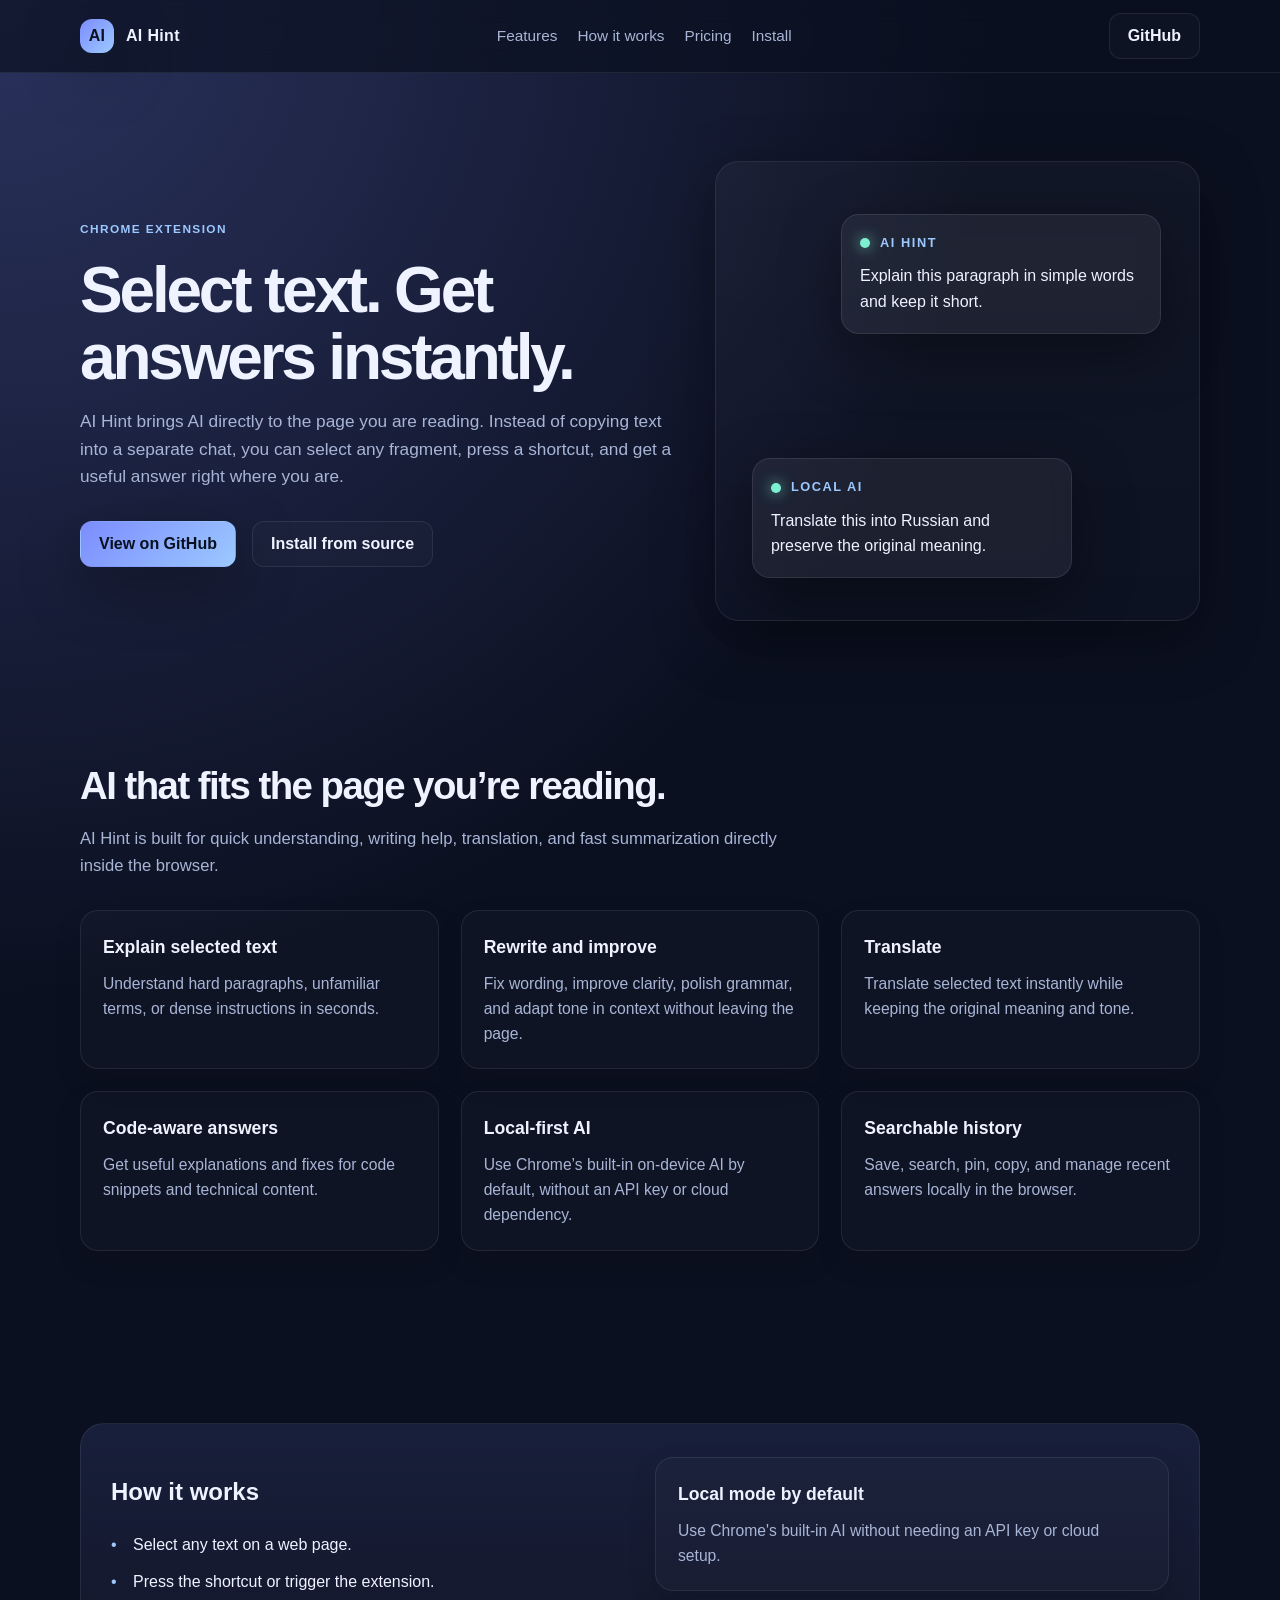
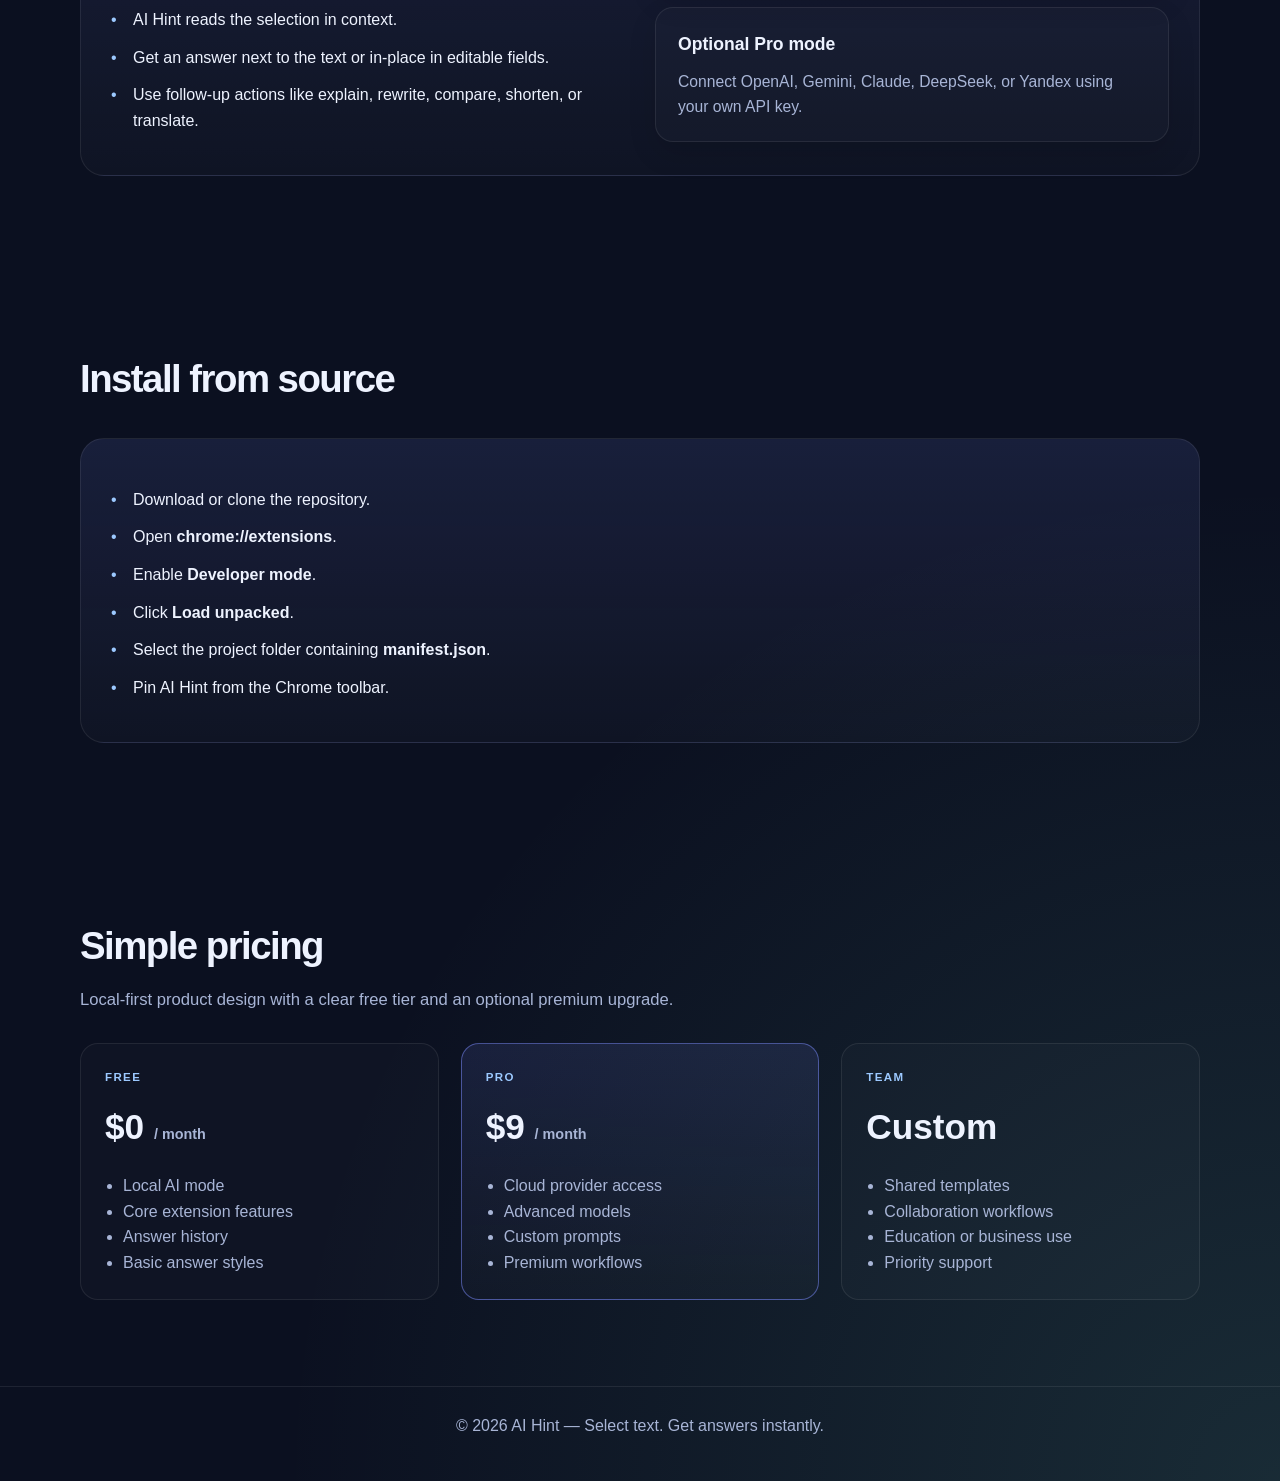
<file: site/index.html>
<!DOCTYPE html>
<html lang="en">
<head>
  <meta charset="UTF-8" />
  <meta name="viewport" content="width=device-width, initial-scale=1.0" />
  <title>AI Hint — Select text. Get answers instantly.</title>
  <meta name="description" content="AI Hint is a Chrome extension that explains, rewrites, translates, and summarizes selected text directly on the page. Local AI by default, Pro support available." />
  <style>
    :root {
      --bg: #0b1020;
      --bg-2: #121a2d;
      --panel: #141d31;
      --panel-2: #1a2340;
      --primary: #7c8cff;
      --primary-2: #9cc9ff;
      --text: #eef3ff;
      --muted: #a8b5d6;
      --line: rgba(255,255,255,0.08);
      --accent: #7ef0d2;
      --shadow: 0 18px 60px rgba(0,0,0,0.35);
    }

    * { box-sizing: border-box; }
    html { scroll-behavior: smooth; }
    body {
      margin: 0;
      font-family: Inter, "Segoe UI", sans-serif;
      background:
        radial-gradient(circle at top left, rgba(124, 140, 255, 0.28), transparent 30%),
        radial-gradient(circle at bottom right, rgba(126, 240, 210, 0.12), transparent 30%),
        var(--bg);
      color: var(--text);
      line-height: 1.6;
    }

    a { color: inherit; text-decoration: none; }
    .container {
      width: min(1120px, calc(100% - 32px));
      margin: 0 auto;
    }

    header {
      position: sticky;
      top: 0;
      backdrop-filter: blur(12px);
      background: rgba(11, 16, 32, 0.7);
      border-bottom: 1px solid var(--line);
      z-index: 10;
    }

    .nav {
      display: flex;
      align-items: center;
      justify-content: space-between;
      min-height: 72px;
      gap: 16px;
    }

    .brand {
      display: flex;
      align-items: center;
      gap: 12px;
      font-weight: 700;
      letter-spacing: 0.02em;
    }

    .brand-mark {
      width: 34px;
      height: 34px;
      border-radius: 12px;
      display: grid;
      place-items: center;
      background: linear-gradient(135deg, var(--primary), var(--primary-2));
      color: var(--bg);
      font-weight: 900;
      box-shadow: var(--shadow);
    }

    .nav-links {
      display: flex;
      align-items: center;
      gap: 20px;
      color: var(--muted);
      font-size: 0.96rem;
    }

    .button {
      display: inline-flex;
      align-items: center;
      justify-content: center;
      min-height: 46px;
      padding: 0 18px;
      border-radius: 12px;
      border: 1px solid transparent;
      font-weight: 700;
      transition: 0.2s ease all;
      cursor: pointer;
    }

    .button.primary {
      background: linear-gradient(135deg, var(--primary), var(--primary-2));
      color: #07111e;
      box-shadow: var(--shadow);
    }

    .button.secondary {
      border-color: var(--line);
      background: rgba(255,255,255,0.02);
      color: var(--text);
    }

    .hero {
      padding: 88px 0 48px;
    }

    .hero-grid {
      display: grid;
      grid-template-columns: 1.1fr 0.9fr;
      gap: 42px;
      align-items: center;
    }

    .eyebrow {
      display: inline-block;
      color: var(--primary-2);
      font-weight: 700;
      letter-spacing: 0.12em;
      text-transform: uppercase;
      font-size: 0.74rem;
      margin-bottom: 18px;
    }

    h1 {
      margin: 0;
      font-size: clamp(2.7rem, 5vw, 5rem);
      line-height: 1.04;
      letter-spacing: -0.05em;
    }

    .hero p {
      margin-top: 18px;
      font-size: 1.08rem;
      color: var(--muted);
      max-width: 650px;
    }

    .hero-actions {
      display: flex;
      flex-wrap: wrap;
      gap: 16px;
      margin-top: 30px;
    }

    .mockup {
      position: relative;
      background: linear-gradient(180deg, rgba(255,255,255,0.03), rgba(255,255,255,0.01));
      border: 1px solid var(--line);
      border-radius: 24px;
      padding: 30px;
      box-shadow: var(--shadow);
      min-height: 460px;
    }

    .bubble {
      position: absolute;
      width: min(320px, 72%);
      border-radius: 18px;
      background: rgba(255,255,255,0.06);
      border: 1px solid rgba(255,255,255,0.09);
      padding: 18px;
      backdrop-filter: blur(12px);
      box-shadow: var(--shadow);
    }

    .bubble.one {
      top: 52px;
      right: 38px;
    }

    .bubble.two {
      left: 36px;
      bottom: 42px;
    }

    .bubble-header {
      display: flex;
      align-items: center;
      gap: 10px;
      color: var(--primary-2);
      font-size: 0.8rem;
      font-weight: 800;
      letter-spacing: 0.12em;
      text-transform: uppercase;
      margin-bottom: 10px;
    }

    .dot {
      width: 10px;
      height: 10px;
      border-radius: 50%;
      background: var(--accent);
      display: inline-block;
      box-shadow: 0 0 14px rgba(126,240,210,0.8);
    }

    .bubble p {
      margin: 0;
      color: var(--text);
      font-size: 1rem;
      line-height: 1.6;
    }

    .panel {
      padding: 86px 0;
    }

    .section-header {
      margin-bottom: 28px;
    }

    .section-header h2 {
      margin: 0 0 10px;
      font-size: clamp(2rem, 3vw, 3rem);
      letter-spacing: -0.04em;
    }

    .section-header p {
      margin: 0;
      color: var(--muted);
      max-width: 720px;
      font-size: 1.04rem;
    }

    .features-grid {
      display: grid;
      grid-template-columns: repeat(3, minmax(0, 1fr));
      gap: 22px;
      margin-top: 30px;
    }

    .feature {
      background: rgba(255,255,255,0.02);
      border: 1px solid var(--line);
      border-radius: 18px;
      padding: 22px;
      box-shadow: 0 12px 28px rgba(0,0,0,0.12);
    }

    .feature h3 {
      margin: 0 0 10px;
      font-size: 1.1rem;
    }

    .feature p {
      margin: 0;
      color: var(--muted);
      font-size: 0.98rem;
    }

    .highlight {
      background: linear-gradient(180deg, rgba(124,140,255,0.12), rgba(255,255,255,0.02));
      border: 1px solid var(--line);
      border-radius: 24px;
      padding: 30px;
    }

    .two-col {
      display: grid;
      grid-template-columns: 1fr 1fr;
      gap: 30px;
      align-items: center;
    }

    .list {
      list-style: none;
      padding: 0;
      margin: 18px 0 0;
    }

    .list li {
      margin-bottom: 12px;
      padding-left: 22px;
      position: relative;
      color: var(--text);
    }

    .list li::before {
      content: "•";
      position: absolute;
      left: 0;
      top: 0;
      color: var(--primary-2);
    }

    .pricing {
      display: grid;
      grid-template-columns: repeat(3, minmax(0, 1fr));
      gap: 22px;
      margin-top: 30px;
    }

    .price-card {
      background: rgba(255,255,255,0.02);
      border: 1px solid var(--line);
      border-radius: 18px;
      padding: 24px;
    }

    .price-card.featured {
      border-color: rgba(124,140,255,0.5);
      background: linear-gradient(180deg, rgba(124,140,255,0.12), rgba(255,255,255,0.02));
    }

    .price-label {
      color: var(--primary-2);
      letter-spacing: 0.12em;
      text-transform: uppercase;
      font-size: 0.72rem;
      font-weight: 800;
    }

    .price {
      font-size: 2.2rem;
      font-weight: 800;
      margin: 12px 0;
    }

    .price small {
      font-size: 0.9rem;
      color: var(--muted);
    }

    .price-card ul {
      margin: 18px 0 0;
      padding-left: 18px;
      color: var(--muted);
    }

    footer {
      border-top: 1px solid var(--line);
      padding: 26px 0 42px;
      color: var(--muted);
      text-align: center;
    }

    @media (max-width: 900px) {
      .hero-grid,
      .two-col,
      .features-grid,
      .pricing {
        grid-template-columns: 1fr;
      }

      .mockup {
        min-height: 300px;
      }
    }
  </style>
</head>
<body>
  <header>
    <div class="container nav">
      <div class="brand">
        <div class="brand-mark">AI</div>
        <span>AI Hint</span>
      </div>

      <nav class="nav-links">
        <a href="#features">Features</a>
        <a href="#how-it-works">How it works</a>
        <a href="#pricing">Pricing</a>
        <a href="#install">Install</a>
      </nav>

      <a class="button secondary" href="https://github.com/Williamssdkok/ai-hint-chrome-extension" target="_blank" rel="noopener">
        GitHub
      </a>
    </div>
  </header>

  <main>
    <section class="hero">
      <div class="container hero-grid">
        <div>
          <div class="eyebrow">Chrome extension</div>
          <h1>Select text. Get answers instantly.</h1>
          <p>
            AI Hint brings AI directly to the page you are reading. Instead of copying text into a separate chat, you can select any fragment, press a shortcut, and get a useful answer right where you are.
          </p>

          <div class="hero-actions">
            <a class="button primary" href="https://github.com/Williamssdkok/ai-hint-chrome-extension" target="_blank" rel="noopener">
              View on GitHub
            </a>
            <a class="button secondary" href="#install">
              Install from source
            </a>
          </div>
        </div>

        <div class="mockup">
          <div class="bubble one">
            <div class="bubble-header">
              <span class="dot"></span>
              AI Hint
            </div>
            <p>Explain this paragraph in simple words and keep it short.</p>
          </div>

          <div class="bubble two">
            <div class="bubble-header">
              <span class="dot"></span>
              Local AI
            </div>
            <p>Translate this into Russian and preserve the original meaning.</p>
          </div>
        </div>
      </div>
    </section>

    <section class="panel" id="features">
      <div class="container">
        <div class="section-header">
          <h2>AI that fits the page you’re reading.</h2>
          <p>
            AI Hint is built for quick understanding, writing help, translation, and fast summarization directly inside the browser.
          </p>
        </div>

        <div class="features-grid">
          <div class="feature">
            <h3>Explain selected text</h3>
            <p>Understand hard paragraphs, unfamiliar terms, or dense instructions in seconds.</p>
          </div>

          <div class="feature">
            <h3>Rewrite and improve</h3>
            <p>Fix wording, improve clarity, polish grammar, and adapt tone in context without leaving the page.</p>
          </div>

          <div class="feature">
            <h3>Translate</h3>
            <p>Translate selected text instantly while keeping the original meaning and tone.</p>
          </div>

          <div class="feature">
            <h3>Code-aware answers</h3>
            <p>Get useful explanations and fixes for code snippets and technical content.</p>
          </div>

          <div class="feature">
            <h3>Local-first AI</h3>
            <p>Use Chrome’s built-in on-device AI by default, without an API key or cloud dependency.</p>
          </div>

          <div class="feature">
            <h3>Searchable history</h3>
            <p>Save, search, pin, copy, and manage recent answers locally in the browser.</p>
          </div>
        </div>
      </div>
    </section>

    <section class="panel" id="how-it-works">
      <div class="container">
        <div class="highlight">
          <div class="two-col">
            <div>
              <h2>How it works</h2>
              <ul class="list">
                <li>Select any text on a web page.</li>
                <li>Press the shortcut or trigger the extension.</li>
                <li>AI Hint reads the selection in context.</li>
                <li>Get an answer next to the text or in-place in editable fields.</li>
                <li>Use follow-up actions like explain, rewrite, compare, shorten, or translate.</li>
              </ul>
            </div>

            <div>
              <div class="feature">
                <h3>Local mode by default</h3>
                <p>Use Chrome's built-in AI without needing an API key or cloud setup.</p>
              </div>
              <div class="feature" style="margin-top:16px;">
                <h3>Optional Pro mode</h3>
                <p>Connect OpenAI, Gemini, Claude, DeepSeek, or Yandex using your own API key.</p>
              </div>
            </div>
          </div>
        </div>
      </div>
    </section>

    <section class="panel" id="install">
      <div class="container">
        <div class="section-header">
          <h2>Install from source</h2>
        </div>

        <div class="highlight">
          <ol class="list">
            <li>Download or clone the repository.</li>
            <li>Open <strong>chrome://extensions</strong>.</li>
            <li>Enable <strong>Developer mode</strong>.</li>
            <li>Click <strong>Load unpacked</strong>.</li>
            <li>Select the project folder containing <strong>manifest.json</strong>.</li>
            <li>Pin AI Hint from the Chrome toolbar.</li>
          </ol>
        </div>
      </div>
    </section>

    <section class="panel" id="pricing">
      <div class="container">
        <div class="section-header">
          <h2>Simple pricing</h2>
          <p>Local-first product design with a clear free tier and an optional premium upgrade.</p>
        </div>

        <div class="pricing">
          <div class="price-card">
            <div class="price-label">Free</div>
            <div class="price">$0 <small>/ month</small></div>
            <ul>
              <li>Local AI mode</li>
              <li>Core extension features</li>
              <li>Answer history</li>
              <li>Basic answer styles</li>
            </ul>
          </div>

          <div class="price-card featured">
            <div class="price-label">Pro</div>
            <div class="price">$9 <small>/ month</small></div>
            <ul>
              <li>Cloud provider access</li>
              <li>Advanced models</li>
              <li>Custom prompts</li>
              <li>Premium workflows</li>
            </ul>
          </div>

          <div class="price-card">
            <div class="price-label">Team</div>
            <div class="price">Custom</div>
            <ul>
              <li>Shared templates</li>
              <li>Collaboration workflows</li>
              <li>Education or business use</li>
              <li>Priority support</li>
            </ul>
          </div>
        </div>
      </div>
    </section>
  </main>

  <footer>
    <div class="container">
      © 2026 AI Hint — Select text. Get answers instantly.
    </div>
  </footer>
</body>
</html>
</file>
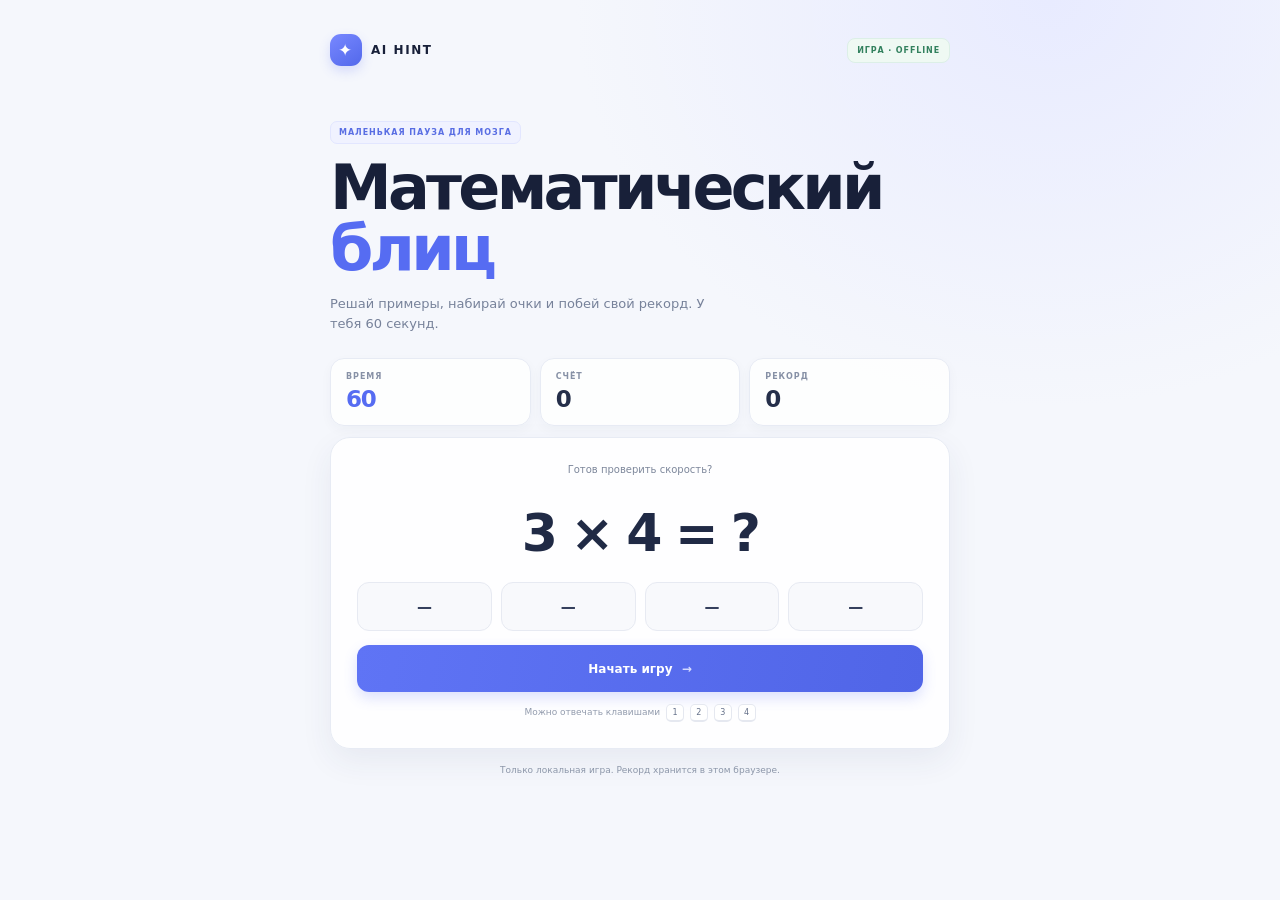
<file: game.html>
<!doctype html>
<html lang="ru">
<head>
  <meta charset="utf-8">
  <meta name="viewport" content="width=device-width,initial-scale=1">
  <meta name="theme-color" content="#f5f7ff">
  <title>Математический блиц — AI Hint</title>
  <link rel="stylesheet" href="game.css">
</head>
<body>
  <main class="game">
    <header>
      <a class="brand" href="popup.html" aria-label="AI Hint"><span>✦</span> AI HINT</a>
      <span class="local">ИГРА · OFFLINE</span>
    </header>
    <section class="intro">
      <p class="eyebrow">МАЛЕНЬКАЯ ПАУЗА ДЛЯ МОЗГА</p>
      <h1>Математический<br><em>блиц</em></h1>
      <p class="description">Решай примеры, набирай очки и побей свой рекорд. У тебя 60 секунд.</p>
    </section>
    <section class="stats" aria-label="Статистика игры">
      <div><span>ВРЕМЯ</span><strong id="time">60</strong></div>
      <div><span>СЧЁТ</span><strong id="score">0</strong></div>
      <div><span>РЕКОРД</span><strong id="best">0</strong></div>
    </section>
    <section class="arena" aria-live="polite">
      <p class="hint" id="hint">Готов проверить скорость?</p>
      <div class="question" id="question">3 × 4 = ?</div>
      <div class="answers" id="answers">
        <button class="answer" data-index="0" disabled>—</button>
        <button class="answer" data-index="1" disabled>—</button>
        <button class="answer" data-index="2" disabled>—</button>
        <button class="answer" data-index="3" disabled>—</button>
      </div>
      <button class="start" id="start">Начать игру <span>→</span></button>
      <p class="keys">Можно отвечать клавишами <kbd>1</kbd> <kbd>2</kbd> <kbd>3</kbd> <kbd>4</kbd></p>
    </section>
    <footer>Только локальная игра. Рекорд хранится в этом браузере.</footer>
  </main>
  <script src="game.js"></script>
</body>
</html>
</file>
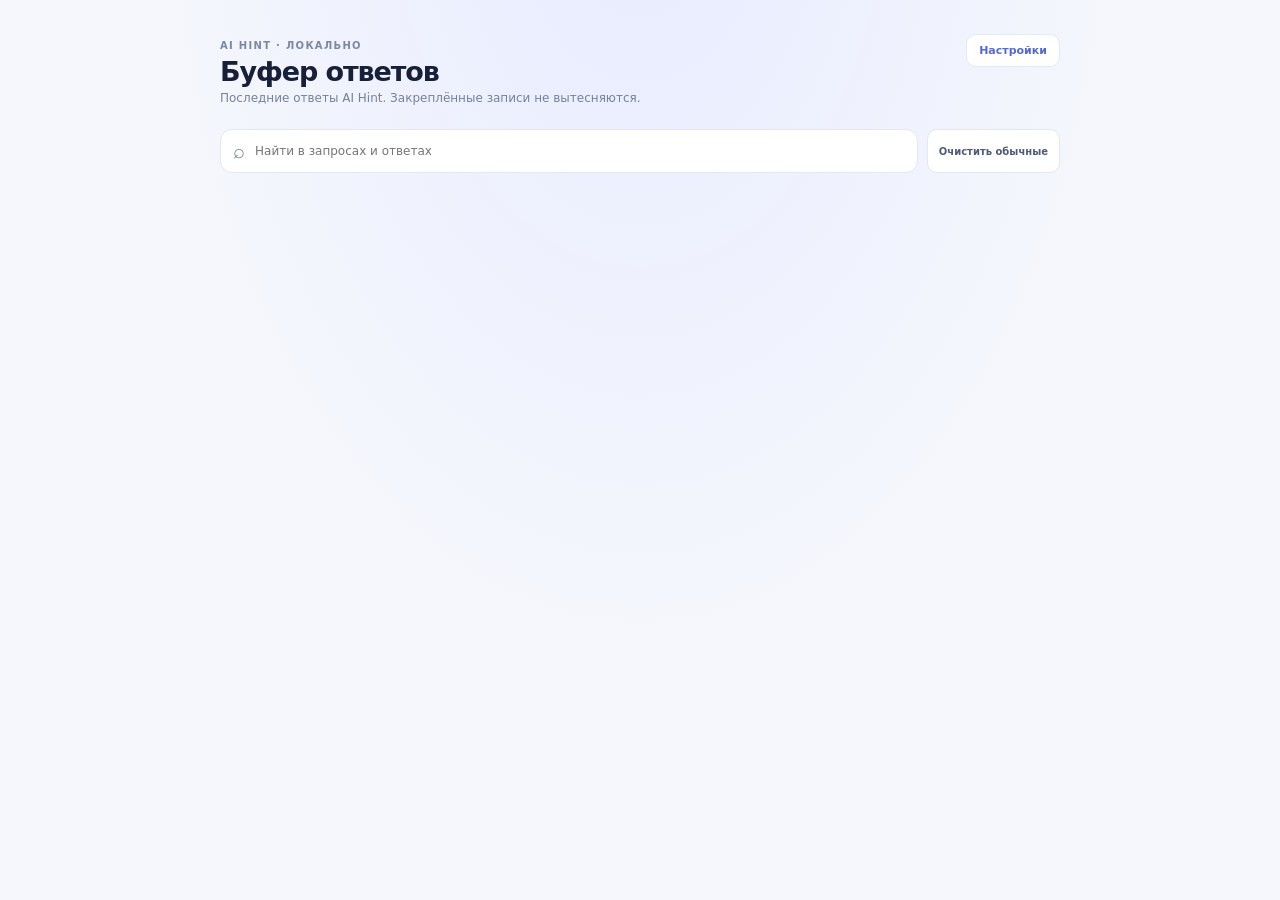
<file: history.html>
<!doctype html>
<html lang="ru">
<head><meta charset="utf-8"><meta name="viewport" content="width=device-width,initial-scale=1"><meta name="theme-color" content="#f5f7fc"><title>AI Hint — Буфер</title><link rel="stylesheet" href="history.css"></head>
<body><main>
  <header><div><span class="eyebrow">AI HINT · ЛОКАЛЬНО</span><h1>Буфер ответов</h1><p>Последние ответы AI Hint. Закреплённые записи не вытесняются.</p></div><a class="settings-link" href="options.html">Настройки</a></header>
  <section class="toolbar"><label class="search"><span aria-hidden="true">⌕</span><input id="search" type="search" placeholder="Найти в запросах и ответах" aria-label="Поиск по буферу"></label><button id="clear" type="button">Очистить обычные</button></section>
  <p id="count" class="count" role="status"></p><section id="list" class="list" aria-live="polite"></section>
</main><script src="history.js"></script></body></html>
</file>
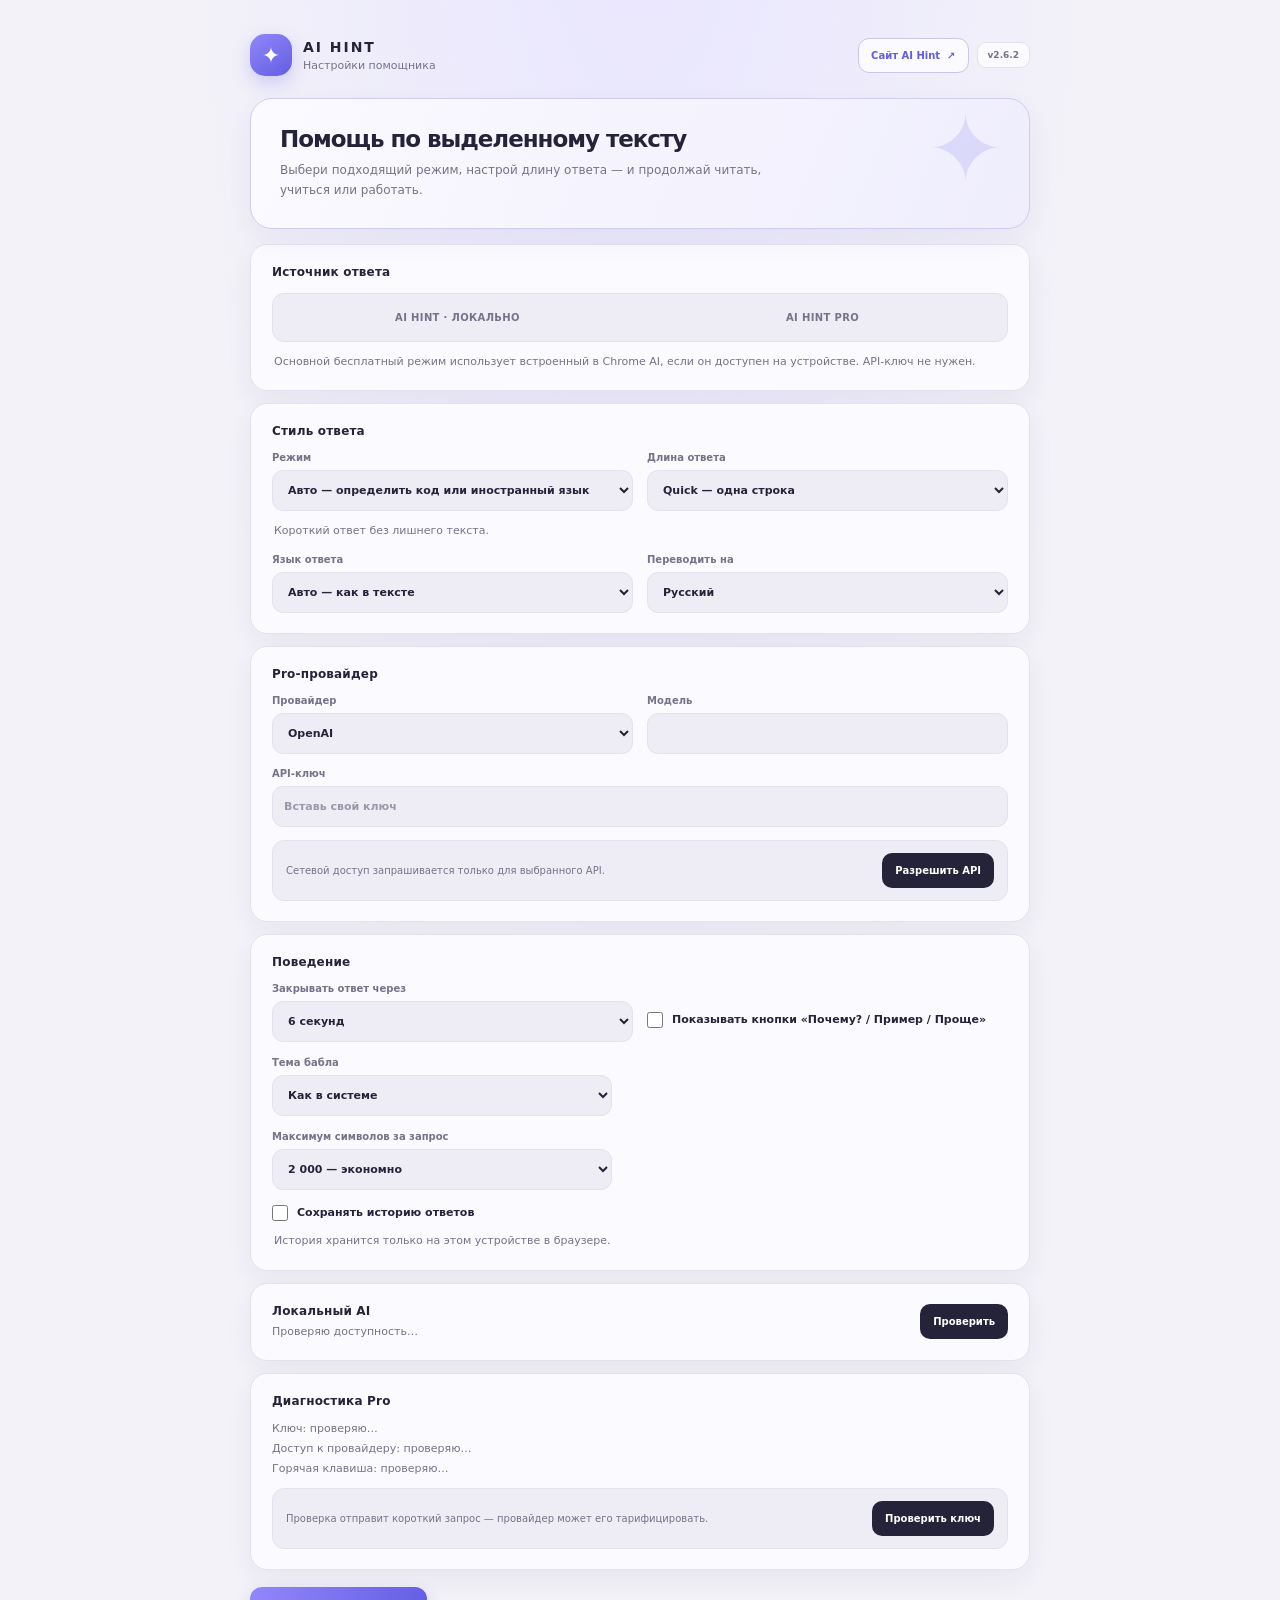
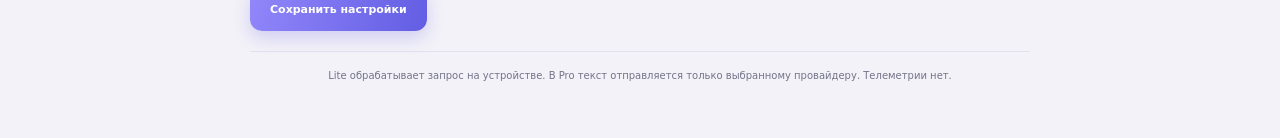
<file: options.html>
<!doctype html>
<html lang="ru">
<head>
  <meta charset="utf-8">
  <meta name="viewport" content="width=device-width,initial-scale=1">
  <meta name="theme-color" content="#f5f7ff">
  <title>AI Hint — Настройки</title>
  <link rel="stylesheet" href="options.css">
</head>
<body>
  <main>
    <header>
      <div class="brand"><span aria-hidden="true">✦</span><div><h1>AI HINT</h1><p>Настройки помощника</p></div></div>
      <div class="header-actions"><a class="site-link" href="https://williamssdkok.github.io/ai-hint-chrome-extension/" target="_blank" rel="noopener noreferrer">Сайт AI Hint <span aria-hidden="true">↗</span></a><div class="badge">v2.6.2</div></div>
    </header>

    <section class="hero">
      <h2>Помощь по выделенному тексту</h2>
      <p>Выбери подходящий режим, настрой длину ответа — и продолжай читать, учиться или работать.</p>
    </section>

    <section class="card">
      <h3>Источник ответа</h3>
      <div class="seg" id="mode" role="group" aria-label="Режим AI Hint">
        <button type="button" data-value="lite">AI HINT · ЛОКАЛЬНО</button>
        <button type="button" data-value="pro">AI HINT PRO</button>
      </div>
      <p class="hint" id="liteInfo">Основной бесплатный режим использует встроенный в Chrome AI, если он доступен на устройстве. API-ключ не нужен.</p>
    </section>

    <section class="card">
      <h3>Стиль ответа</h3>
      <div class="grid">
        <label for="answerStyle">Режим
          <select id="answerStyle">
            <option value="auto">Авто — определить код или иностранный язык</option>
            <option value="balanced">Обычный — коротко и по делу</option>
            <option value="study">Учёба — объясняет как наставник</option>
            <option value="code">Код — помогает найти и исправить ошибку</option>
            <option value="translate">Перевод — на выбранный язык</option>
            <option value="custom">Мой пресет — собственная инструкция</option>
          </select>
        </label>
        <label for="depth">Длина ответа
          <select id="depth">
            <option value="short">Quick — одна строка</option>
            <option value="smart">Smart — 1–3 предложения</option>
            <option value="deep">Deep — коротко, с шагами</option>
          </select>
        </label>
      </div>
      <p class="hint" id="styleInfo" aria-live="polite">Короткий ответ без лишнего текста.</p>
      <label class="full" id="customPromptWrap" for="customPrompt" hidden>Моя инструкция<textarea id="customPrompt" maxlength="1000" rows="3" placeholder="Например: объясняй как ребёнку и отвечай только по-русски"></textarea></label>
      <div class="grid preference-grid">
        <label for="responseLanguage">Язык ответа<select id="responseLanguage"><option value="auto">Авто — как в тексте</option><option value="ru">Русский</option><option value="en">English</option><option value="es">Español</option><option value="de">Deutsch</option><option value="fr">Français</option></select></label>
        <label for="translateLanguage">Переводить на<select id="translateLanguage"><option value="ru">Русский</option><option value="en">English</option><option value="es">Español</option><option value="de">Deutsch</option><option value="fr">Français</option></select></label>
      </div>
    </section>

    <section class="card" id="proCard">
      <h3>Pro-провайдер</h3>
      <div class="grid">
        <label for="provider">Провайдер
          <select id="provider">
            <option value="openai">OpenAI</option>
            <option value="gemini">Google Gemini</option>
            <option value="claude">Claude</option>
            <option value="deepseek">DeepSeek</option>
            <option value="yandex">Yandex AI Studio</option>
          </select>
        </label>
        <label for="model">Модель<input id="model" autocomplete="off"></label>
        <label class="full" for="key">API-ключ<input id="key" type="password" autocomplete="off" placeholder="Вставь свой ключ"></label>
      </div>
      <div class="permission"><span id="permissionText">Сетевой доступ запрашивается только для выбранного API.</span><button id="grant" type="button">Разрешить API</button></div>
    </section>

    <section class="card">
      <h3>Поведение</h3>
      <div class="grid">
        <label for="autoclose">Закрывать ответ через
          <select id="autoclose">
            <option value="6000">6 секунд</option>
            <option value="10000">10 секунд</option>
            <option value="15000">15 секунд</option>
          </select>
        </label>
        <label class="check"><input type="checkbox" id="followups"> Показывать кнопки «Почему? / Пример / Проще»</label>
      </div>
      <label class="theme-select" for="bubbleTheme">Тема бабла<select id="bubbleTheme"><option value="auto">Как в системе</option><option value="light">Светлая</option><option value="dark">Тёмная</option></select></label>
      <label class="theme-select" for="maxSelectionChars">Максимум символов за запрос<select id="maxSelectionChars"><option value="2000">2 000 — экономно</option><option value="4000">4 000 — обычно</option><option value="8000">8 000</option><option value="12000">12 000</option></select></label>
      <label class="check"><input type="checkbox" id="historyEnabled"> Сохранять историю ответов</label>
      <p class="hint">История хранится только на этом устройстве в браузере.</p>
    </section>

    <section class="card statusCard">
      <div><h3>Локальный AI</h3><p id="status">Проверяю доступность…</p></div>
      <button id="check" type="button">Проверить</button>
    </section>
    <section class="card diagnostics" id="proDiagnostics"><h3>Диагностика Pro</h3><p id="keyDiagnostic">Ключ: проверяю…</p><p id="permissionDiagnostic">Доступ к провайдеру: проверяю…</p><p id="shortcutDiagnostic">Горячая клавиша: проверяю…</p><div class="permission"><span id="keyTestStatus">Проверка отправит короткий запрос — провайдер может его тарифицировать.</span><button id="testKey" type="button">Проверить ключ</button></div></section>

    <div class="actions"><button class="save" id="save" type="button">Сохранить настройки</button><span id="saved" role="status"></span></div>
    <footer>Lite обрабатывает запрос на устройстве. В Pro текст отправляется только выбранному провайдеру. Телеметрии нет.</footer>
  </main>
  <script type="module" src="options.js"></script>
</body>
</html>
</file>
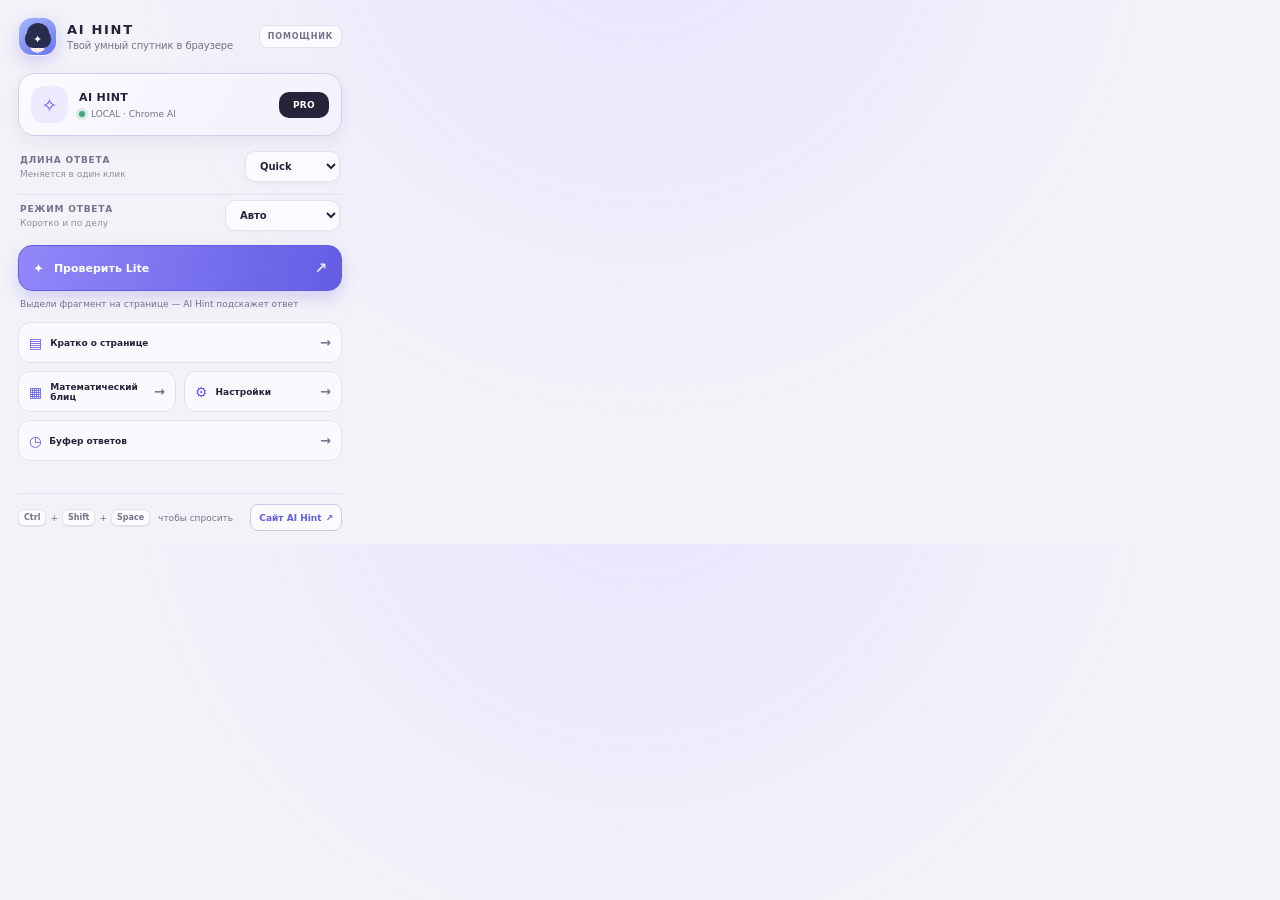
<file: popup.html>
<!doctype html>
<html lang="ru">
<head>
  <meta charset="utf-8">
  <meta name="viewport" content="width=device-width,initial-scale=1">
  <meta name="theme-color" content="#f5f7ff">
  <title>AI Hint</title>
  <link rel="stylesheet" href="popup.css">
</head>
<body>
  <main>
    <header class="topbar">
      <div class="brand-mark mascot" aria-hidden="true"><span class="mascot-face">✦</span></div>
      <div class="brand-copy">
        <div class="name">AI HINT</div>
        <div class="sub">Твой умный спутник в браузере</div>
      </div>
      <span class="topbar-tag">ПОМОЩНИК</span>
    </header>

    <section class="mode" id="modeCard" aria-label="Текущий режим AI Hint">
      <div class="mode-icon" aria-hidden="true"><span>✧</span></div>
      <div class="mode-copy">
        <b id="modeTitle">AI HINT</b>
        <span class="mode-meta"><i class="status-dot"></i><span id="modeStatus">LOCAL · Chrome AI</span></span>
      </div>
      <button class="mode-toggle" id="modeToggle" type="button">PRO</button>
    </section>

    <section class="depth-row">
      <div>
        <label for="depth">ДЛИНА ОТВЕТА</label>
        <span class="depth-note">Меняется в один клик</span>
      </div>
      <select id="depth" aria-label="Длина ответа">
        <option value="short">Quick</option>
        <option value="smart">Smart</option>
        <option value="deep">Deep</option>
      </select>
    </section>

    <section class="depth-row style-row">
      <div>
        <label for="answerStyle">РЕЖИМ ОТВЕТА</label>
        <span class="depth-note" id="styleHint">Коротко и по делу</span>
      </div>
      <select id="answerStyle" aria-label="Режим ответа">
        <option value="auto">Авто</option>
        <option value="balanced">Обычный</option>
        <option value="study">Учёба</option>
        <option value="code">Код</option>
        <option value="translate">Перевод</option>
      </select>
    </section>

    <button class="primary" id="test" type="button"><span class="button-spark" aria-hidden="true">✦</span><span>Проверить Lite</span><span class="button-arrow" aria-hidden="true">↗</span></button>
    <p class="primary-caption">Выдели фрагмент на странице — AI Hint подскажет ответ</p>
    <button class="secondary page-action" id="summarizePage" type="button"><span class="action-icon" aria-hidden="true">▤</span><span>Кратко о странице</span><span class="action-arrow" aria-hidden="true">→</span></button>

    <div class="actions">
      <button class="secondary game-action" id="game" type="button"><span class="action-icon" aria-hidden="true">▦</span><span>Математический блиц</span><span class="action-arrow" aria-hidden="true">→</span></button>
      <button class="secondary settings-action" id="settings" type="button"><span class="action-icon" aria-hidden="true">⚙</span><span>Настройки</span><span class="action-arrow" aria-hidden="true">→</span></button>
      <button class="secondary history-action" id="history" type="button"><span class="action-icon" aria-hidden="true">◷</span><span>Буфер ответов</span><span class="action-arrow" aria-hidden="true">→</span></button>
    </div>

    <p id="status" role="status" aria-live="polite"></p>
    <footer><div class="shortcut"><span class="shortcut-key">Ctrl</span><span>+</span><span class="shortcut-key">Shift</span><span>+</span><span class="shortcut-key">Space</span><span class="footer-hint">чтобы спросить</span></div><a class="site-link" href="https://williamssdkok.github.io/ai-hint-chrome-extension/" target="_blank" rel="noopener noreferrer">Сайт AI Hint <span aria-hidden="true">↗</span></a></footer>
  </main>
  <script type="module" src="popup.js"></script>
</body>
</html>
</file>
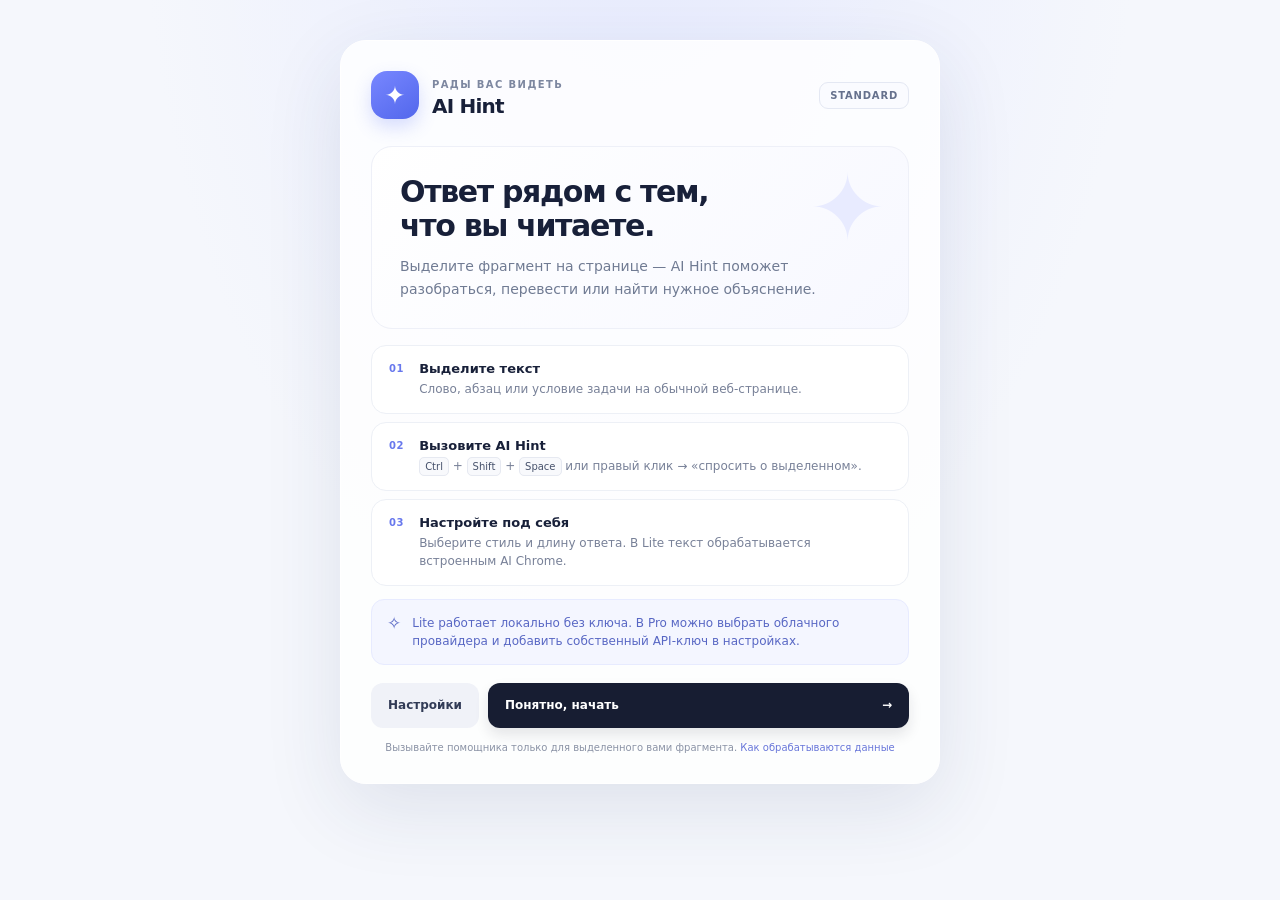
<file: welcome.html>
<!doctype html>
<html lang="ru">
<head>
  <meta charset="utf-8">
  <meta name="viewport" content="width=device-width,initial-scale=1">
  <meta name="theme-color" content="#f5f7fc">
  <title>Начало работы · AI Hint</title>
  <link rel="stylesheet" href="welcome.css">
</head>
<body>
  <main>
    <header><div class="mark" aria-hidden="true">✦</div><div><span class="eyebrow">РАДЫ ВАС ВИДЕТЬ</span><h1>AI Hint</h1></div><span class="edition" id="edition">LITE</span></header>
    <section class="hero"><span class="spark" aria-hidden="true">✦</span><h2>Ответ рядом с тем,<br>что вы читаете.</h2><p>Выделите фрагмент на странице — AI Hint поможет разобраться, перевести или найти нужное объяснение.</p></section>
    <section class="steps" aria-label="Как пользоваться">
      <article><span class="number">01</span><div><h3>Выделите текст</h3><p>Слово, абзац или условие задачи на обычной веб-странице.</p></div></article>
      <article><span class="number">02</span><div><h3>Вызовите AI Hint</h3><p><kbd>Ctrl</kbd> + <kbd>Shift</kbd> + <kbd>Space</kbd> или правый клик → «спросить о выделенном».</p></div></article>
      <article><span class="number">03</span><div><h3>Настройте под себя</h3><p>Выберите стиль и длину ответа. В Lite текст обрабатывается встроенным AI Chrome.</p></div></article>
    </section>
    <section class="tip"><span aria-hidden="true">✧</span><p id="editionTip">Lite не требует API-ключа. Первый запуск локальной модели может занять время.</p></section>
    <footer><button id="settings" class="secondary" type="button">Настройки</button><button id="start" class="primary" type="button">Понятно, начать <span aria-hidden="true">→</span></button></footer>
    <p class="privacy">Вызывайте помощника только для выделенного вами фрагмента. <a id="privacy" href="PRIVACY.md">Как обрабатываются данные</a></p>
  </main>
  <script src="welcome.js"></script>
</body>
</html>
</file>
<file: game.css>
* { box-sizing: border-box; }

:root { color-scheme: light; --ink: #182039; --muted: #77829a; --accent: #566cf2; --line: #e7ebf4; }
body {
  min-height: 100vh; margin: 0; color: var(--ink);
  background: radial-gradient(ellipse at 82% 0, #e8ebff 0, transparent 32%), #f5f7fc;
  font-family: Inter, ui-sans-serif, system-ui, -apple-system, "Segoe UI", sans-serif;
  -webkit-font-smoothing: antialiased;
}
.game { width: min(620px, calc(100% - 36px)); margin: auto; padding: 26px 0 28px; }
header { display: flex; align-items: center; justify-content: space-between; }
.brand { display: flex; align-items: center; gap: 9px; color: var(--ink); text-decoration: none; font-size: 12px; font-weight: 850; letter-spacing: .13em; }
.brand span { width: 32px; height: 32px; display: grid; place-items: center; border-radius: 11px; color: #fff; background: linear-gradient(145deg,#7888ff,#5268eb); box-shadow: 0 5px 12px rgba(83,104,245,.2); font-size: 17px; }
.local { padding: 7px 9px; border: 1px solid #dcefe7; border-radius: 8px; color: #32815e; background: #eff9f3; font-size: 8px; font-weight: 850; letter-spacing: .11em; }
.intro { padding: 46px 0 23px; }
.eyebrow { display: inline-block; margin: 0 0 14px; padding: 6px 8px; border: 1px solid #e2e6ff; border-radius: 7px; color: #586de3; background: #f0f2ff; font-size: 8px; font-weight: 850; letter-spacing: .12em; }
.intro h1 { margin: 0; font-size: clamp(40px, 9vw, 62px); line-height: .98; letter-spacing: -.06em; }
.intro h1 em { color: var(--accent); font-style: normal; }
.description { max-width: 390px; margin: 14px 0 0; color: var(--muted); font-size: 13px; line-height: 1.6; }
.stats { display: grid; grid-template-columns: repeat(3,1fr); gap: 9px; margin-bottom: 11px; }
.stats div { padding: 13px 15px; border: 1px solid var(--line); border-radius: 14px; background: rgba(255,255,255,.84); box-shadow: 0 4px 12px rgba(36,50,97,.035); }
.stats span { display: block; color: #8791a6; font-size: 8px; font-weight: 850; letter-spacing: .12em; }
.stats strong { display: block; margin-top: 5px; color: #252f4a; font-size: 23px; letter-spacing: -.05em; font-variant-numeric: tabular-nums; }
.stats div:first-child strong { color: var(--accent); }
.arena { padding: 21px; border: 1px solid var(--line); border-radius: 20px; background: rgba(255,255,255,.94); box-shadow: 0 12px 32px rgba(42,57,105,.07); text-align: center; }
.hint { min-height: 17px; margin: 0; color: #7d879b; font-size: 10px; }
.question { padding: 22px 0 19px; color: #202a45; font-size: clamp(36px,10vw,52px); font-weight: 800; letter-spacing: -.055em; font-variant-numeric: tabular-nums; }
.answers { display: grid; grid-template-columns: repeat(2,1fr); gap: 9px; }
.answer { min-height: 49px; border: 1px solid #e7eaf2; border-radius: 12px; color: #35405d; background: #f8f9fc; font: inherit; font-size: 15px; font-weight: 750; cursor: pointer; transition: transform .14s,border-color .14s,background .14s,box-shadow .14s; }
.answer:not(:disabled):hover { transform: translateY(-2px); border-color: #aeb9ff; background: #f0f2ff; box-shadow: 0 5px 12px rgba(83,104,245,.1); }
.answer:focus-visible, .start:focus-visible { outline: 3px solid rgba(83,104,245,.3); outline-offset: 2px; }
.answer:disabled { cursor: default; }
.answer.correct { border-color: #9cdbba; color: #18734d; background: #ebf9f1; }
.answer.wrong { border-color: #efb1b1; color: #aa3838; background: #fff0f0; }
.start { width: 100%; min-height: 47px; margin-top: 14px; border: 0; border-radius: 12px; color: #fff; background: linear-gradient(100deg,#5f74f5,#5065e7); box-shadow: 0 6px 14px rgba(83,104,245,.2); font: inherit; font-size: 12px; font-weight: 800; cursor: pointer; transition: transform .15s,box-shadow .15s; }
.start:hover { transform: translateY(-1px); box-shadow: 0 8px 18px rgba(83,104,245,.26); }
.start span { margin-left: 5px; color: #d8ddff; }
.keys { margin: 12px 0 0; color: #929bad; font-size: 9px; }
kbd { display: inline-grid; place-items: center; min-width: 18px; height: 18px; margin-left: 3px; border: 1px solid #e5e8f0; border-bottom-width: 2px; border-radius: 5px; color: #65718a; background: #fff; font: inherit; font-size: 8px; }
footer { margin-top: 16px; color: #8c96a9; font-size: 9px; text-align: center; }
@media (min-width: 700px) { .game { padding-top: 34px; } .intro { padding-top: 54px; } .arena { padding: 26px; } .answers { grid-template-columns: repeat(4,1fr); } }
@media (prefers-reduced-motion: reduce) { *,*::before,*::after { transition-duration: .01ms !important; } }
</file>
<file: history.css>
*{box-sizing:border-box}body{margin:0;min-height:100vh;padding:34px 18px;color:#182039;background:radial-gradient(ellipse at 50% -15%,#e7ebff 0,transparent 55%),#f5f7fc;font-family:Inter,ui-sans-serif,system-ui,-apple-system,"Segoe UI",sans-serif;-webkit-font-smoothing:antialiased}main{width:min(100%,840px);margin:0 auto}header{display:flex;align-items:flex-start;justify-content:space-between;gap:15px}.settings-link{padding:9px 12px;border:1px solid #e5e9f2;border-radius:10px;color:#5367d5;background:#fff;text-decoration:none;font-size:11px;font-weight:700}.eyebrow{color:#7d87a0;font-size:10px;font-weight:800;letter-spacing:.13em}h1{margin:3px 0 4px;font-size:27px;letter-spacing:-.04em}header p{margin:0;color:#778198;font-size:12px}.toolbar{display:flex;gap:9px;margin:24px 0 12px}.search{display:flex;align-items:center;gap:8px;flex:1;padding:0 12px;border:1px solid #e3e7f0;border-radius:12px;background:#fff;color:#778198}.search span{font-size:20px}.search input{width:100%;height:42px;border:0;outline:0;color:#283149;background:transparent;font:inherit;font-size:12px}.toolbar button,.item-actions button{min-height:34px;border:1px solid #e3e7f0;border-radius:10px;color:#4e5b7a;background:#fff;padding:0 11px;font:inherit;font-size:10px;font-weight:700;cursor:pointer}.toolbar button:hover,.item-actions button:hover{background:#f1f3fb}.count{color:#8992a5;font-size:10px}.list{display:grid;gap:11px}.item{padding:17px 18px;border:1px solid #e7eaf2;border-radius:16px;background:rgba(255,255,255,.94);box-shadow:0 4px 15px #26336009}.item-head{display:flex;align-items:center;gap:8px;margin-bottom:15px;color:#8992a5;font-size:10px}.item-head time{margin-left:auto}.tag{padding:4px 7px;border-radius:7px;background:#f0f2fa;color:#6775d5;font-size:9px;font-weight:800;letter-spacing:.04em}.tag.style{color:#67738b;background:#f5f6f9;font-weight:650;letter-spacing:0}.field-label{display:block;margin:11px 0 5px;color:#9aa2b2;font-size:8px;font-weight:850;letter-spacing:.1em}.prompt,.answer{margin:0;line-height:1.6;white-space:pre-wrap;overflow-wrap:anywhere}.prompt{color:#727d94;font-size:11px}.answer{color:#202943;font-size:13px}.item-actions{display:flex;justify-content:flex-end;flex-wrap:wrap;gap:6px;margin-top:14px}.item-actions .pin{color:#5266d5}.item-actions .delete{color:#aa5d64}.empty{padding:44px 18px;text-align:center;border:1px dashed #dfe4ef;border-radius:15px;color:#818ba0;font-size:12px;line-height:1.6}button:focus-visible,a:focus-visible,input:focus-visible{outline:2px solid #7183f3;outline-offset:2px}@media(max-width:620px){body{padding:24px 14px}.toolbar{align-items:stretch;flex-direction:column}.toolbar button{min-height:40px}.item{padding:15px}.item-actions{justify-content:flex-start}.item-actions button{flex:1 1 auto}}@media(prefers-color-scheme:dark){body{color:#eef1ff;background:radial-gradient(ellipse at 50% -15%,#292e50 0,transparent 55%),#141827}.item{background:#1c2234;border-color:#2b334a}.answer{color:#eef1ff}.prompt,.item-head{color:#a0aac0}.search,.toolbar button,.item-actions button,.settings-link{background:#1c2234;color:#d6dcf2;border-color:#333b51}.search input{color:#eef1ff}.tag{background:#2a3150;color:#bdc5ff}.tag.style{background:#252b3d;color:#aab4ca}.item-actions .pin{color:#bdc5ff}.item-actions .delete{color:#f0a2aa}.empty{border-color:#384057;color:#a0aac0}}
</file>
<file: options.css>
*{box-sizing:border-box}
:root{color-scheme:light;--ink:#24233a;--muted:#747389;--soft:#f3f2f8;--surface:#fbfaff;--surface2:#eeedf5;--line:#e4e1ef;--accent:#625de3;--accent2:#9287fa;--accent-soft:#eceaff;--good:#278255;--shadow:0 10px 28px rgba(43,39,91,.055);font-family:Inter,Manrope,ui-sans-serif,system-ui,-apple-system,"Segoe UI",sans-serif;-webkit-font-smoothing:antialiased}
body{margin:0;min-height:100vh;color:var(--ink);background:radial-gradient(ellipse at 50% -14%,#e8e5ff 0,transparent 52%),var(--soft);transition:background .2s,color .2s}
main{width:min(780px,calc(100% - 36px));margin:0 auto;padding:34px 0 54px}button,input,select,textarea{font:inherit}
header{display:flex;align-items:center;justify-content:space-between;gap:16px;margin-bottom:22px}.brand{display:flex;align-items:center;gap:11px;min-width:0}.brand>span{width:42px;height:42px;display:grid;place-items:center;flex:none;border-radius:15px;color:#fff;background:linear-gradient(145deg,var(--accent2),var(--accent));box-shadow:0 7px 18px rgba(98,93,227,.25);font-size:22px}.brand h1{margin:0;font-size:14px;letter-spacing:.14em;font-weight:850}.brand p{margin:4px 0 0;color:var(--muted);font-size:11px}.header-actions{display:flex;align-items:center;gap:8px}.site-link{display:inline-flex;align-items:center;gap:7px;min-height:35px;padding:0 12px;border:1px solid color-mix(in srgb,var(--accent) 20%,var(--line));border-radius:11px;color:var(--accent);background:var(--surface);text-decoration:none;font-size:10px;font-weight:800;white-space:nowrap;transition:transform .16s,background .16s,box-shadow .16s}.site-link:hover{transform:translateY(-1px);background:var(--accent-soft);box-shadow:0 5px 14px rgba(98,93,227,.12)}.badge{padding:7px 10px;border:1px solid var(--line);border-radius:9px;color:var(--muted);background:var(--surface);font-size:9px;font-weight:750;white-space:nowrap}
.hero{position:relative;overflow:hidden;margin-bottom:15px;padding:27px 29px;border:1px solid color-mix(in srgb,var(--accent) 16%,var(--line));border-radius:22px;background:linear-gradient(112deg,var(--surface) 0%,color-mix(in srgb,var(--accent) 8%,var(--surface)) 100%);box-shadow:var(--shadow)}.hero:after{content:"✦";position:absolute;top:5px;right:25px;color:color-mix(in srgb,var(--accent) 15%,transparent);font-size:92px;line-height:1;pointer-events:none}.hero h2{position:relative;z-index:1;margin:0 0 8px;font-size:23px;letter-spacing:-.045em}.hero p{position:relative;z-index:1;max-width:520px;margin:0;color:var(--muted);font-size:12px;line-height:1.7}
.card{margin-bottom:12px;padding:20px 21px;border:1px solid var(--line);border-radius:17px;background:var(--surface);box-shadow:var(--shadow)}.card h3{margin:0 0 14px;font-size:12px;font-weight:850;letter-spacing:.015em}.seg{display:flex;gap:4px;padding:4px;border:1px solid var(--line);border-radius:12px;background:var(--surface2)}.seg button{flex:1;min-height:39px;padding:0 8px;border:1px solid transparent;border-radius:9px;color:var(--muted);background:transparent;cursor:pointer;font-size:10px;font-weight:800;letter-spacing:.035em;transition:color .15s,background .15s,box-shadow .15s}.seg button:hover{color:var(--ink)}.seg button.active{border-color:var(--line);color:var(--accent);background:var(--surface);box-shadow:0 2px 7px rgba(40,36,88,.09)}.hint{margin:11px 2px 0;color:var(--muted);font-size:11px;line-height:1.6}
.grid{display:grid;grid-template-columns:1fr 1fr;gap:14px}label{display:flex;flex-direction:column;gap:7px;color:var(--muted);font-size:10px;font-weight:750}.full{grid-column:1/-1}input,select{width:100%;min-height:41px;padding:9px 11px;border:1px solid var(--line);border-radius:11px;outline:0;color:var(--ink);background:var(--surface2);font-size:11px;font-weight:550;transition:border-color .15s,box-shadow .15s,background .15s}textarea{width:100%;resize:vertical;min-height:82px;padding:10px 11px;border:1px solid var(--line);border-radius:11px;outline:0;color:var(--ink);background:var(--surface2);font-size:11px;line-height:1.55}textarea:focus-visible,input:focus-visible,select:focus-visible{border-color:var(--accent2);box-shadow:0 0 0 3px color-mix(in srgb,var(--accent) 15%,transparent)}label[hidden]{display:none}.preference-grid{margin-top:14px}.theme-select{max-width:340px;margin-top:15px}.diagnostics p{margin:7px 0 0;color:var(--muted);font-size:11px}input::placeholder{color:color-mix(in srgb,var(--muted) 70%,transparent)}
.permission{display:flex;align-items:center;justify-content:space-between;gap:12px;margin-top:13px;padding:12px 13px;border:1px solid var(--line);border-radius:12px;color:var(--muted);background:var(--surface2);font-size:10px;line-height:1.5}.permission button,.statusCard button{flex:0 0 auto;min-height:35px;padding:0 13px;border:0;border-radius:10px;color:#fff;background:var(--ink);cursor:pointer;font-size:10px;font-weight:800;transition:background .15s,transform .15s}.permission button:hover,.statusCard button:hover{background:var(--accent);transform:translateY(-1px)}.check{flex-direction:row;align-items:center;gap:9px;margin-top:15px;color:var(--ink);font-size:11px;font-weight:600}.check input{width:16px;min-height:16px;margin:0;accent-color:var(--accent)}.statusCard{display:flex;align-items:center;justify-content:space-between;gap:14px}.statusCard h3{margin:0 0 6px}.statusCard p{margin:0;color:var(--muted);font-size:11px;line-height:1.5}.actions{display:flex;align-items:center;gap:12px;margin-top:17px}.save{min-height:44px;padding:0 20px;border:0;border-radius:12px;color:#fff;background:linear-gradient(105deg,var(--accent2),var(--accent));box-shadow:0 7px 17px rgba(98,93,227,.24);cursor:pointer;font-size:11px;font-weight:850;transition:transform .15s,box-shadow .15s}.save:hover{transform:translateY(-1px);box-shadow:0 10px 22px rgba(98,93,227,.3)}#saved{color:var(--good);font-size:11px;font-weight:750}footer{margin-top:20px;padding-top:15px;border-top:1px solid var(--line);color:var(--muted);font-size:10px;line-height:1.7;text-align:center}
button:focus-visible,a:focus-visible{outline:2px solid var(--accent2);outline-offset:3px}
@media(max-width:620px){main{width:min(calc(100% - 28px),480px);padding-top:23px}.grid{grid-template-columns:1fr;gap:12px}.full{grid-column:auto}.hero{padding:22px}.hero h2{max-width:380px;font-size:20px}.card{padding:17px}.header-actions{gap:6px}.site-link{padding-inline:9px;font-size:9px}.badge{padding:7px 8px;font-size:8px}}
@media(max-width:390px){.brand{gap:8px}.brand>span{width:36px;height:36px}.brand h1{font-size:12px}.brand p{font-size:9px}.header-actions{flex-direction:column;align-items:flex-end}.site-link{min-height:31px}.badge{font-size:7px}}
@media(prefers-color-scheme:dark){:root{color-scheme:dark;--ink:#f1efff;--muted:#afadc4;--soft:#171720;--surface:#20202c;--surface2:#292936;--line:#383846;--accent:#aaa0ff;--accent2:#c0b8ff;--accent-soft:#33304e;--good:#75d9b0;--shadow:0 12px 30px rgba(0,0,0,.2)}body{background:radial-gradient(ellipse at 50% -14%,#302d49 0,transparent 52%),var(--soft)}.hero{border-color:#44405e}.hero:after{color:#3b3758}.seg button.active{box-shadow:0 2px 7px rgba(0,0,0,.24)}.permission button,.statusCard button{background:#343248}.permission button:hover,.statusCard button:hover{background:var(--accent);color:#211f32}.save{color:#211f32}.site-link:hover{color:#211f32}}
@media(prefers-reduced-motion:reduce){*,*::before,*::after{scroll-behavior:auto!important;transition-duration:.01ms!important}}
</file>
<file: popup.css>
*{box-sizing:border-box}
:root{color-scheme:light;--ink:#24233a;--muted:#747389;--accent:#625de3;--accent2:#9287fa;--accent-soft:#eceaff;--line:#e4e1ef;--bg:#f3f2f8;--surface:#fbfaff;--surface2:#eeedf5;--good:#3ca77b;font-family:Inter,Manrope,ui-sans-serif,system-ui,-apple-system,"Segoe UI",sans-serif;-webkit-font-smoothing:antialiased}
body{width:360px;margin:0;color:var(--ink);background:radial-gradient(ellipse at 50% -20%,#e8e5ff 0,transparent 58%),var(--bg)}main{padding:17px 18px 13px}button,select{font:inherit}button{-webkit-tap-highlight-color:transparent}
.topbar{display:flex;align-items:center;gap:10px;margin-bottom:17px}.brand-mark{width:39px;height:39px;display:grid;place-items:center;flex:0 0 auto;border-radius:14px;color:#fff;background:linear-gradient(145deg,var(--accent2),var(--accent));box-shadow:0 6px 16px rgba(98,93,227,.23);font-size:20px}.mascot{position:relative;overflow:hidden;border:1px solid rgba(255,255,255,.8);background:radial-gradient(circle at 50% 72%,#ffe9f2 0 24%,transparent 25%),linear-gradient(145deg,#a9b7ff,#6674ed)}.mascot:before{content:"";position:absolute;top:5px;left:8px;width:22px;height:21px;border-radius:52% 52% 44% 44%;background:#292d4d;box-shadow:-3px 5px 0 -1px #292d4d,3px 5px 0 -1px #292d4d}.mascot-face{position:relative;z-index:1;margin-top:5px;color:#fff;font-size:11px;animation:mascot-think 2.6s ease-in-out infinite}.brand-copy{min-width:0}.name{font-size:13px;font-weight:850;letter-spacing:.13em}.sub{margin-top:3px;color:var(--muted);font-size:10px;letter-spacing:-.01em}.topbar-tag{margin-left:auto;padding:6px 8px;border:1px solid var(--line);border-radius:8px;color:var(--muted);background:var(--surface);font-size:8px;font-weight:800;letter-spacing:.1em}
.mode{display:flex;align-items:center;gap:11px;padding:12px;border:1px solid color-mix(in srgb,var(--accent) 14%,var(--line));border-radius:17px;background:linear-gradient(120deg,var(--surface),color-mix(in srgb,var(--accent) 6%,var(--surface)));box-shadow:0 6px 18px rgba(43,39,91,.055)}.mode-icon{width:37px;height:37px;display:grid;place-items:center;flex:0 0 auto;border-radius:13px;color:var(--accent);background:var(--accent-soft);font-size:19px}.mode.pro .mode-icon{color:#fff;background:linear-gradient(145deg,#504c8f,#302d52)}.mode.pro .status-dot{background:#8980ee;box-shadow:0 0 0 3px var(--accent-soft)}.mode-copy{min-width:0}.mode-copy b{display:block;font-size:11px;font-weight:850;letter-spacing:.035em}.mode-meta{display:flex;align-items:center;gap:6px;margin-top:5px;color:var(--muted);font-size:9px}.status-dot{width:6px;height:6px;border-radius:50%;background:var(--good);box-shadow:0 0 0 3px color-mix(in srgb,var(--good) 17%,transparent);animation:pulse 2.4s ease-in-out infinite}.lite-badge{margin-left:auto;padding:6px 7px;border:1px solid color-mix(in srgb,var(--good) 25%,var(--line));border-radius:8px;color:#277a59;background:color-mix(in srgb,var(--good) 9%,var(--surface));font-size:8px;font-weight:850;letter-spacing:.06em}.mode-toggle{margin-left:auto;min-width:50px;padding:8px 10px;border:0;border-radius:10px;color:#fff;background:var(--ink);cursor:pointer;font-size:9px;font-weight:850;letter-spacing:.035em;transition:background .16s,transform .16s}.mode-toggle:hover{background:var(--accent);transform:translateY(-1px)}
.depth-row{display:flex;align-items:center;justify-content:space-between;padding:15px 2px 12px}.style-row{padding-top:5px;padding-bottom:14px;border-top:1px solid var(--line)}.depth-row label{display:block;color:var(--muted);font-size:9px;font-weight:850;letter-spacing:.09em}.depth-note{display:block;margin-top:4px;color:color-mix(in srgb,var(--muted) 78%,transparent);font-size:9px}select{min-width:92px;padding:8px 28px 8px 10px;border:1px solid var(--line);border-radius:10px;outline:0;color:var(--ink);background-color:var(--surface);font-size:10px;font-weight:750;box-shadow:0 2px 5px rgba(32,45,85,.035);cursor:pointer}select:focus-visible{border-color:var(--accent2);box-shadow:0 0 0 3px color-mix(in srgb,var(--accent) 16%,transparent)}
.primary,.secondary{width:100%;display:flex;align-items:center;cursor:pointer;transition:transform .16s,box-shadow .16s,background .16s,border-color .16s}.primary:focus-visible,.secondary:focus-visible,.mode-toggle:focus-visible,.site-link:focus-visible{outline:3px solid color-mix(in srgb,var(--accent) 38%,transparent);outline-offset:2px}.primary{justify-content:flex-start;gap:10px;min-height:46px;padding:0 14px;border:1px solid var(--accent);border-radius:14px;color:#fff;background:linear-gradient(105deg,var(--accent2),var(--accent));box-shadow:0 7px 16px rgba(98,93,227,.22);font-size:11px;font-weight:800}.primary:hover{box-shadow:0 10px 20px rgba(98,93,227,.29);transform:translateY(-1px)}.button-spark{font-size:13px}.button-arrow{margin-left:auto;font-size:15px;opacity:.85}.primary-caption{margin:8px 2px 13px;color:var(--muted);font-size:9px}.actions{display:grid;grid-template-columns:1fr 1fr;gap:8px}.page-action{margin-bottom:8px}.history-action{grid-column:1/-1}.secondary{gap:8px;min-height:41px;padding:0 10px;border:1px solid var(--line);border-radius:12px;color:var(--ink);background:color-mix(in srgb,var(--surface) 90%,transparent);font-size:9px;font-weight:750;text-align:left}.secondary:hover{border-color:color-mix(in srgb,var(--accent) 24%,var(--line));background:var(--surface);box-shadow:0 5px 13px rgba(36,35,67,.07);transform:translateY(-1px)}.action-icon{color:var(--accent);font-size:14px}.action-arrow{margin-left:auto;color:var(--muted);font-size:13px}#status{min-height:12px;margin:9px 2px 0;color:var(--muted);font-size:9px;line-height:1.5}footer{display:flex;align-items:center;justify-content:space-between;gap:8px;margin-top:11px;padding-top:10px;border-top:1px solid var(--line);color:var(--muted);font-size:9px}.shortcut{display:flex;align-items:center;justify-content:center;gap:4px}.shortcut-key{padding:3px 5px;border:1px solid var(--line);border-bottom-width:2px;border-radius:6px;color:var(--muted);background:var(--surface);font-size:8px;font-weight:700}.footer-hint{margin-left:4px}.site-link{display:inline-flex;align-items:center;gap:4px;min-height:27px;padding:0 8px;border:1px solid color-mix(in srgb,var(--accent) 20%,var(--line));border-radius:8px;color:var(--accent);background:var(--surface);font-size:9px;font-weight:800;text-decoration:none;white-space:nowrap}.site-link:hover{background:var(--accent-soft)}
@media(prefers-color-scheme:dark){:root{color-scheme:dark;--ink:#f1efff;--muted:#afadc4;--accent:#aaa0ff;--accent2:#c0b8ff;--accent-soft:#33304e;--line:#383846;--bg:#171720;--surface:#20202c;--surface2:#292936;--good:#75d9b0}body{background:radial-gradient(ellipse at 50% -20%,#302d49 0,transparent 58%),var(--bg)}.lite-badge{color:#9ee3c3}.mode-toggle{background:#39364f}.mode-toggle:hover{color:#211f32;background:var(--accent2)}.primary{color:#211f32}.primary-caption,.depth-note{color:var(--muted)}.secondary:hover,.site-link:hover{color:#f2f0ff;background:#33304e}}
@media(prefers-reduced-motion:reduce){*,*::before,*::after{scroll-behavior:auto!important;transition-duration:.01ms!important}.status-dot,.mascot-face{animation:none}}
@keyframes pulse{0%,100%{box-shadow:0 0 0 3px color-mix(in srgb,var(--good) 17%,transparent)}50%{box-shadow:0 0 0 5px color-mix(in srgb,var(--good) 17%,transparent)}}@keyframes mascot-think{0%,100%{transform:translateY(0) rotate(-7deg)}50%{transform:translateY(-2px) rotate(7deg)}}
</file>
<file: welcome.css>
*{box-sizing:border-box}body{margin:0;min-height:100vh;padding:40px 18px;color:#182039;background:radial-gradient(ellipse at 50% -15%,#e7ebff 0,transparent 55%),#f5f7fc;font-family:Inter,ui-sans-serif,system-ui,-apple-system,"Segoe UI",sans-serif;-webkit-font-smoothing:antialiased}main{width:min(100%,600px);margin:0 auto;padding:30px;background:rgba(255,255,255,.84);border:1px solid #fff;border-radius:26px;box-shadow:0 24px 80px rgba(39,53,102,.11)}header{display:flex;align-items:center;gap:13px}.mark{width:48px;height:48px;display:grid;place-items:center;border-radius:16px;color:#fff;background:linear-gradient(145deg,#7887ff,#5267ec);font-size:25px;box-shadow:0 8px 18px #5368f538}.eyebrow{color:#7d87a0;font-size:10px;font-weight:800;letter-spacing:.14em}h1{margin:2px 0 0;font-size:20px;letter-spacing:-.04em}.edition{margin-left:auto;padding:7px 10px;border:1px solid #e4e8f3;border-radius:9px;color:#66718d;background:#fafbff;font-size:10px;font-weight:850;letter-spacing:.08em}.hero{position:relative;overflow:hidden;margin-top:27px;padding:28px;border:1px solid #eef0f8;border-radius:21px;background:linear-gradient(135deg,#fff,#f7f8ff)}.spark{position:absolute;right:22px;top:8px;color:#e8ebff;font-size:92px}.hero h2{position:relative;margin:0;font-size:30px;line-height:1.12;letter-spacing:-.045em}.hero p{position:relative;max-width:440px;margin:13px 0 0;color:#707b93;font-size:14px;line-height:1.6}.steps{display:grid;gap:8px;margin-top:16px}.steps article{display:flex;gap:15px;padding:15px 17px;border:1px solid #edf0f6;border-radius:15px;background:#fff}.number{padding-top:2px;color:#6878ed;font-size:10px;font-weight:850;letter-spacing:.06em}.steps h3{margin:0;font-size:13px}.steps p{margin:4px 0 0;color:#788198;font-size:12px;line-height:1.5}kbd{padding:3px 5px;border:1px solid #e6e9f1;border-radius:5px;color:#46516b;background:#f8f9fc;font:inherit;font-size:10px}.tip{display:flex;gap:11px;align-items:flex-start;margin-top:13px;padding:13px 15px;border:1px solid #e7ebff;border-radius:13px;color:#5867c4;background:#f4f6ff}.tip>span{font-size:17px}.tip p{margin:1px 0;font-size:12px;line-height:1.5}footer{display:flex;gap:9px;margin-top:18px}.primary,.secondary{min-height:45px;padding:0 17px;border:0;border-radius:12px;font:inherit;font-size:12px;font-weight:750;cursor:pointer}.primary{flex:1;display:flex;align-items:center;justify-content:space-between;color:#fff;background:#171d32;box-shadow:0 7px 14px #171d321c}.primary:hover{background:#2a3452}.secondary{color:#313b56;background:#f0f2f8}.secondary:hover{background:#e8ebf4}.privacy{margin:14px 0 0;text-align:center;color:#8a92a5;font-size:10px}.privacy a{color:#6876d9;text-decoration:none}.privacy a:hover{text-decoration:underline}@media(max-width:520px){body{padding:14px 10px}main{padding:19px;border-radius:20px}.hero{padding:22px}.hero h2{font-size:26px}}
</file>
